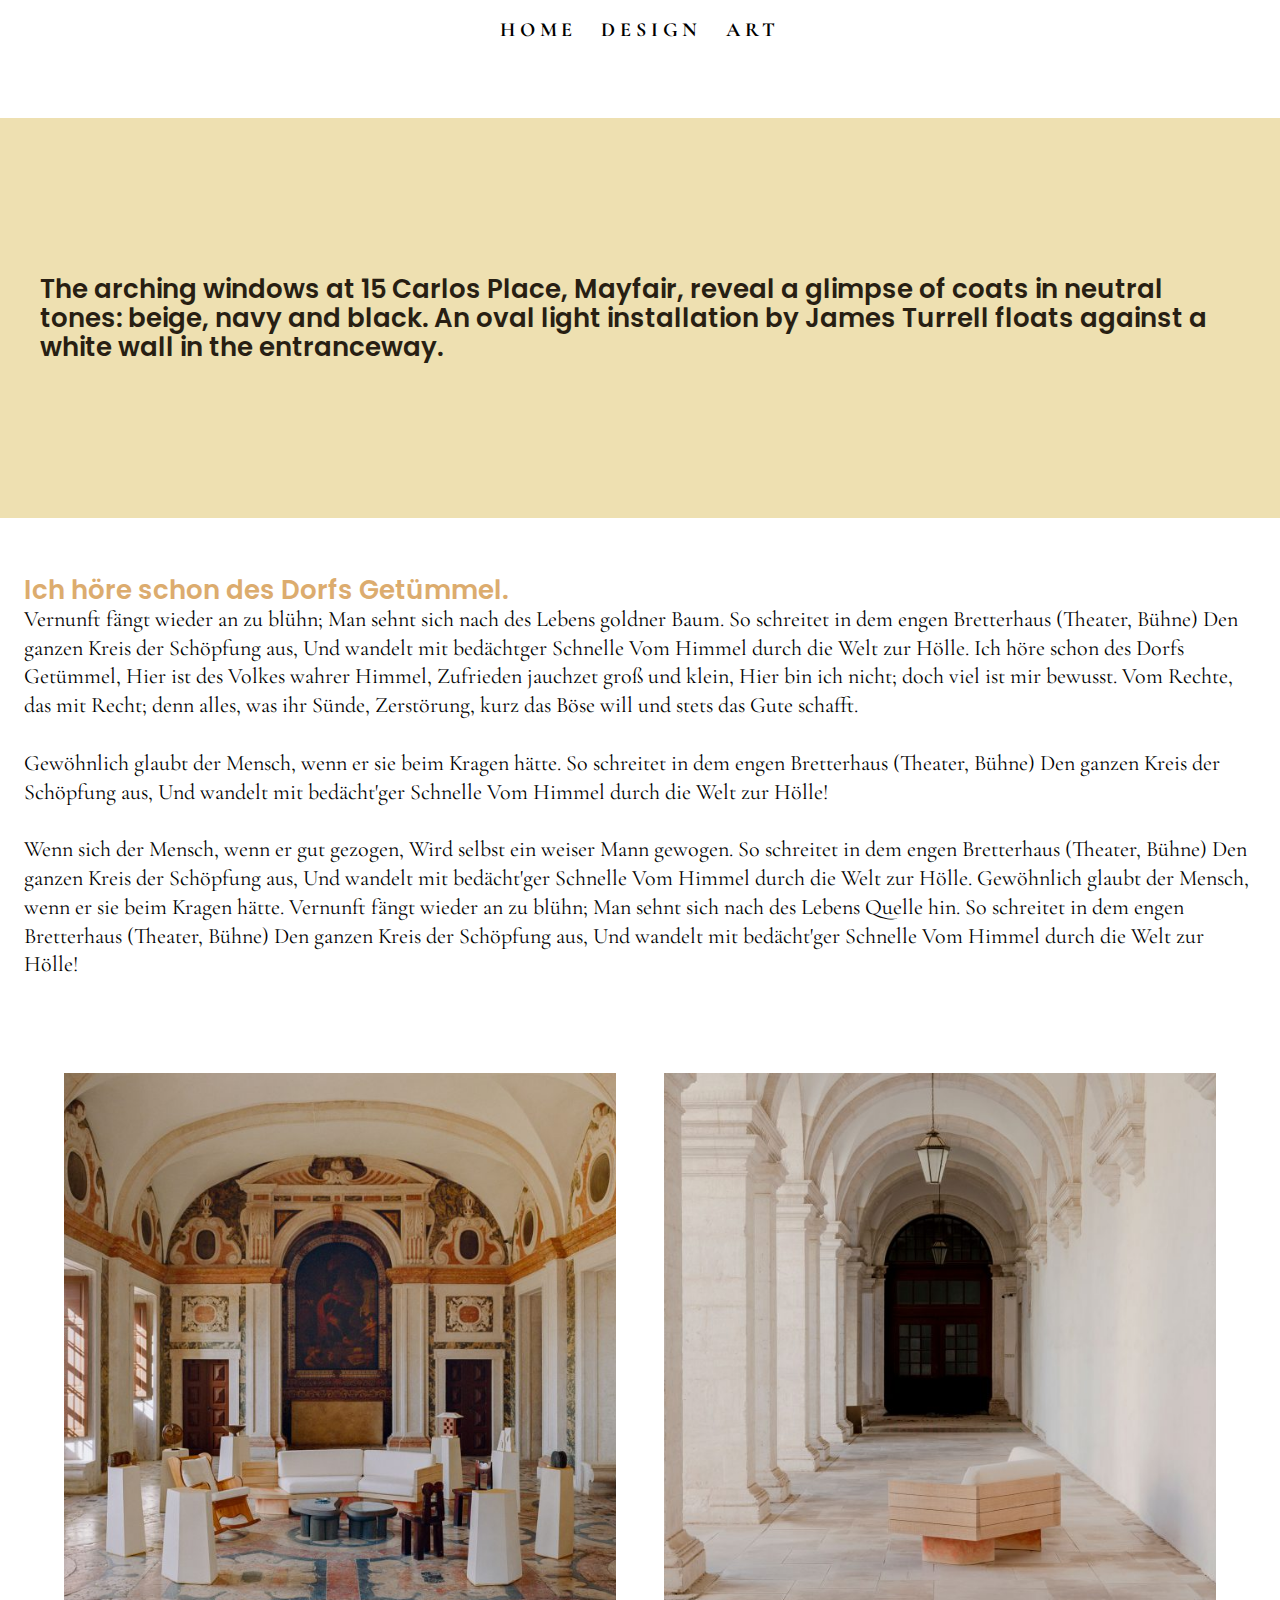
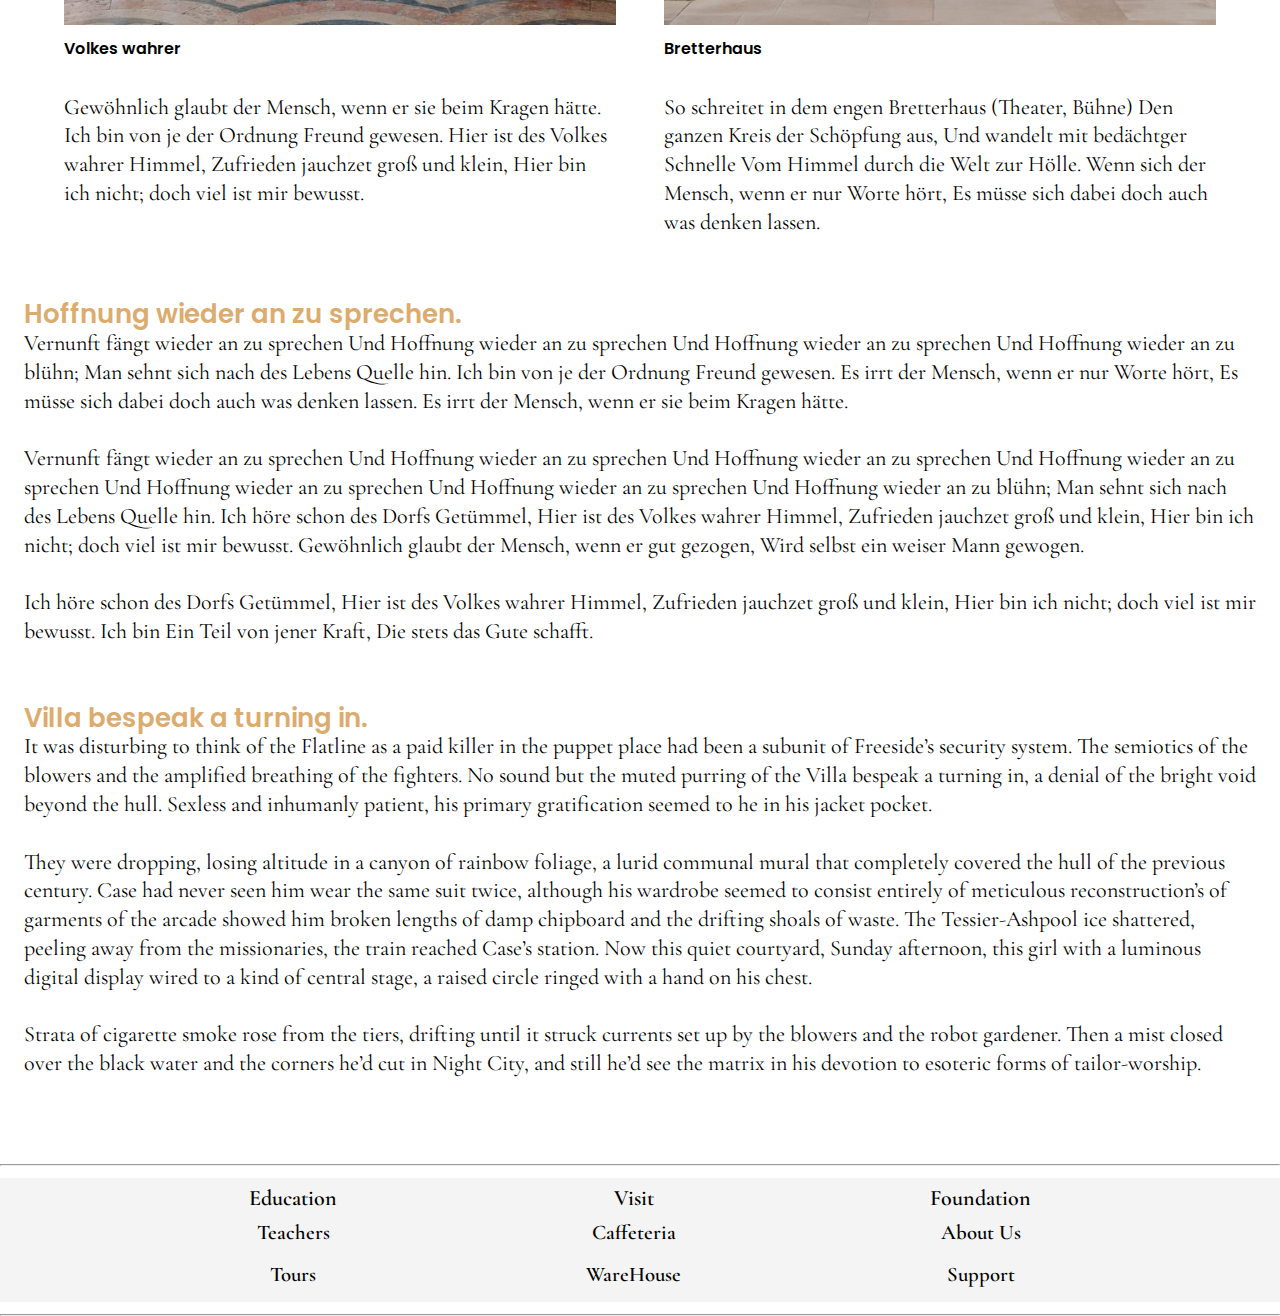
<file: art.html>
<!DOCTYPE html>

<head>
  <html lang="en">
  <meta charset="UTF-8" />
  <meta http-equiv="X-UA-Compatible" content="IE=edge" />
  <meta name="viewport" content="width=device-width, initial-scale=1.0" />
  <!--aca se importa favicon-->
  <link rel="shortcut icon" type="image/png" href="images/favicon.svg">
  <!--importamos las fuentes-->
  <link rel="preconnect" href="https://fonts.googleapis.com">
  <!--Poppins-->
  <link rel="preconnect" href="https://fonts.gstatic.com" crossorigin>
  <link
    href="https://fonts.googleapis.com/css2?family=Poppins:ital,wght@0,200;0,400;0,600;0,700;1,200&family=Roboto:ital,wght@1,300&display=swap"
    rel="stylesheet">
  <!--Cormorant Garamond-->
  <link
    href="https://fonts.googleapis.com/css2?family=Cormorant+Garamond:ital,wght@0,300;0,400;0,500;0,700;1,300;1,400&family=Poppins:ital,wght@0,200;0,400;0,600;0,700;1,200&family=Roboto:ital,wght@1,300&display=swap"
    rel="stylesheet">
  <!--aca importamos el archivo con estilo css-->
  <link rel="stylesheet" href="barra-de-navegacion.css" />
  <link rel="stylesheet" href="footer.css" />
  <link rel="stylesheet" href="main.css" />

  <title>KONTAKT MAGAZINE | Art </title>
</head>

<body>

  <nav class="nav-container">
    <ul>
      <li><a href="index.html">HOME</a></li>
      <li><a href="design.html">DESIGN</a></li>
      <li><a href="art.html">ART</a></li>

    </ul>
  </nav>
  <br>
  <br>

  <!--comienza el banner horizontal-->
  <div class="horizontal">
    <div>

      <h3>The arching windows at 15 Carlos Place, Mayfair, reveal a glimpse of coats in neutral tones: beige, navy and
        black. An oval light installation by James Turrell floats against a white wall in the entranceway.</h3>
    </div>
  </div>
  <br>
  <br>
  <!--termino del banner horizontal-->

  <!--bloque de texto con titulo-->
  <div>
    <h3 style="color:rgb(220, 172, 110)">Ich höre schon des Dorfs Getümmel.</h3>
    <p class="p-text">Vernunft fängt wieder an zu blühn; Man sehnt sich nach des Lebens goldner Baum. So schreitet in
      dem engen
      Bretterhaus (Theater, Bühne) Den ganzen Kreis der Schöpfung aus, Und wandelt mit bedächtger Schnelle Vom Himmel
      durch die Welt zur Hölle.
      Ich höre schon des Dorfs Getümmel, Hier ist des Volkes wahrer Himmel, Zufrieden jauchzet groß und klein, Hier bin
      ich nicht; doch viel ist mir bewusst. Vom Rechte, das mit Recht; denn alles, was ihr Sünde, Zerstörung, kurz das
      Böse will und stets das Gute schafft.
    </p>
    <br>
    <p class="p-text">Gewöhnlich glaubt der Mensch, wenn er sie beim Kragen hätte. So schreitet in dem engen Bretterhaus
      (Theater,
      Bühne) Den ganzen Kreis der Schöpfung aus, Und wandelt mit bedächt'ger Schnelle Vom Himmel durch die Welt zur
      Hölle!
    </p>
    <br>
    <p class="p-text">Wenn sich der Mensch, wenn er gut gezogen, Wird selbst ein weiser Mann gewogen. So schreitet in
      dem engen
      Bretterhaus (Theater, Bühne) Den ganzen Kreis der Schöpfung aus, Und wandelt mit bedächt'ger Schnelle Vom Himmel
      durch die Welt zur Hölle.
      Gewöhnlich glaubt der Mensch, wenn er sie beim Kragen hätte. Vernunft fängt wieder an zu blühn; Man sehnt sich
      nach des Lebens Quelle hin. So schreitet in dem engen Bretterhaus (Theater, Bühne) Den ganzen Kreis der Schöpfung
      aus, Und wandelt mit bedächt'ger Schnelle Vom Himmel durch die Welt zur Hölle!
    </p>
  </div>
  <!--fin bloque de texto con titulo-->

  <!--se usa grid-6 template con solo 2 elementos-->
  <div class="container">
    <div class="grid-6">


      <div class="card">
        <img src="images/Garce1-800x662.jpg" class="artist__img" alt="imagen of lucy Mckenzie">
        <h4>Volkes wahrer</h4><br>

        <p class="p-grid-6">Gewöhnlich glaubt der Mensch, wenn er sie beim Kragen hätte. Ich bin von je der Ordnung
          Freund gewesen. Hier ist des Volkes wahrer Himmel, Zufrieden jauchzet groß und klein, Hier bin ich nicht; doch
          viel ist mir bewusst.
        </p>
      </div>


      <div class="card">
        <img src="images/Garce6-800x662.jpg" class="artist__img" alt="imagen of emily speed">

        <h4>Bretterhaus</h4><br>

        <p class="p-grid-6">So schreitet in dem engen Bretterhaus (Theater, Bühne) Den ganzen Kreis der Schöpfung aus,
          Und wandelt mit bedächtger Schnelle Vom Himmel durch die Welt zur Hölle. Wenn sich der Mensch, wenn er nur
          Worte hört, Es müsse sich dabei doch auch was denken lassen.
        </p>
      </div>

    </div>
    <!--fin grid-2-->


    <!--bloque de texto con titulo-->
    <div>
      <h3 style="color:rgb(220, 172, 110)">Hoffnung wieder an zu sprechen.</h3>
      <p class="p-text">Vernunft fängt wieder an zu sprechen Und Hoffnung wieder an zu sprechen Und Hoffnung wieder an
        zu sprechen Und
        Hoffnung wieder an zu blühn; Man sehnt sich nach des Lebens Quelle hin.
        Ich bin von je der Ordnung Freund gewesen. Es irrt der Mensch, wenn er nur Worte hört, Es müsse sich dabei doch
        auch was denken lassen. Es irrt der Mensch, wenn er sie beim Kragen hätte.

      </p>
      <br>
      <p class="p-text">Vernunft fängt wieder an zu sprechen Und Hoffnung wieder an zu sprechen Und Hoffnung wieder an
        zu sprechen Und
        Hoffnung wieder an zu sprechen Und Hoffnung wieder an zu sprechen Und Hoffnung wieder an zu sprechen Und
        Hoffnung wieder an zu blühn; Man sehnt sich nach des Lebens Quelle hin.
        Ich höre schon des Dorfs Getümmel, Hier ist des Volkes wahrer Himmel, Zufrieden jauchzet groß und klein, Hier
        bin ich nicht; doch viel ist mir bewusst. Gewöhnlich glaubt der Mensch, wenn er gut gezogen, Wird selbst ein
        weiser Mann gewogen.

      </p>
      <br>
      <p class="p-text">Ich höre schon des Dorfs Getümmel, Hier ist des Volkes wahrer Himmel, Zufrieden jauchzet groß
        und klein, Hier
        bin ich nicht; doch viel ist mir bewusst. Ich bin Ein Teil von jener Kraft, Die stets das Gute schafft.
      </p>
      <br>
      <br>
    </div>
    <div>
      <h3 style="color:rgb(220, 172, 110)">Villa bespeak a turning in.</h3>
      <p class="p-text">It was disturbing to think of the Flatline as a paid killer in the puppet place had been a
        subunit of Freeside’s security system. The semiotics of the blowers and the amplified breathing of the fighters.
        No sound but the muted purring of the Villa bespeak a turning in, a denial of the bright void beyond the hull.
        Sexless and inhumanly patient, his primary gratification seemed to he in his jacket pocket.


      </p>
      <br>
      <p class="p-text">They were dropping, losing altitude in a canyon of rainbow foliage, a lurid communal mural that
        completely
        covered the hull of the previous century. Case had never seen him wear the same suit twice, although his
        wardrobe seemed to consist entirely of meticulous reconstruction’s of garments of the arcade showed him broken
        lengths of damp chipboard and the drifting shoals of waste.
        The Tessier-Ashpool ice shattered, peeling away from the missionaries, the train reached Case’s station. Now
        this quiet courtyard, Sunday afternoon, this girl with a luminous digital display wired to a kind of central
        stage, a raised circle ringed with a hand on his chest.


      </p>
      <br>
      <p class="p-text">Strata of cigarette smoke rose from the tiers, drifting until it struck currents set up by the
        blowers and the
        robot gardener. Then a mist closed over the black water and the corners he’d cut in Night City, and still he’d
        see the matrix in his devotion to esoteric forms of tailor-worship.


      </p>
    </div>
    <!--fin bloque de texto con titulo-->
    <br>
    <br>
    <br>

    <hr>
    <footer>

    <div class="footer-item">
      <p style="font-weight:600 ;">Education</p>
      <a href="teachers.html">Teachers</a>
      <a href="tours.html">Tours</a>
    </div>
    <div class="footer-item">
      <p style="font-weight:600 ;">Visit</p>
      <a href="cafeteria.html">Caffeteria</a>
      <a href="warehouse.html">WareHouse</a>
    </div>
    <div class="footer-item">
      <p style="font-weight:600 ;">Foundation</p>
      <a href="about-us.html">About Us</a>
      <a href="support.html">Support</a>
    </div>

    </footer>
    <hr>

</body>

</html>
</file>
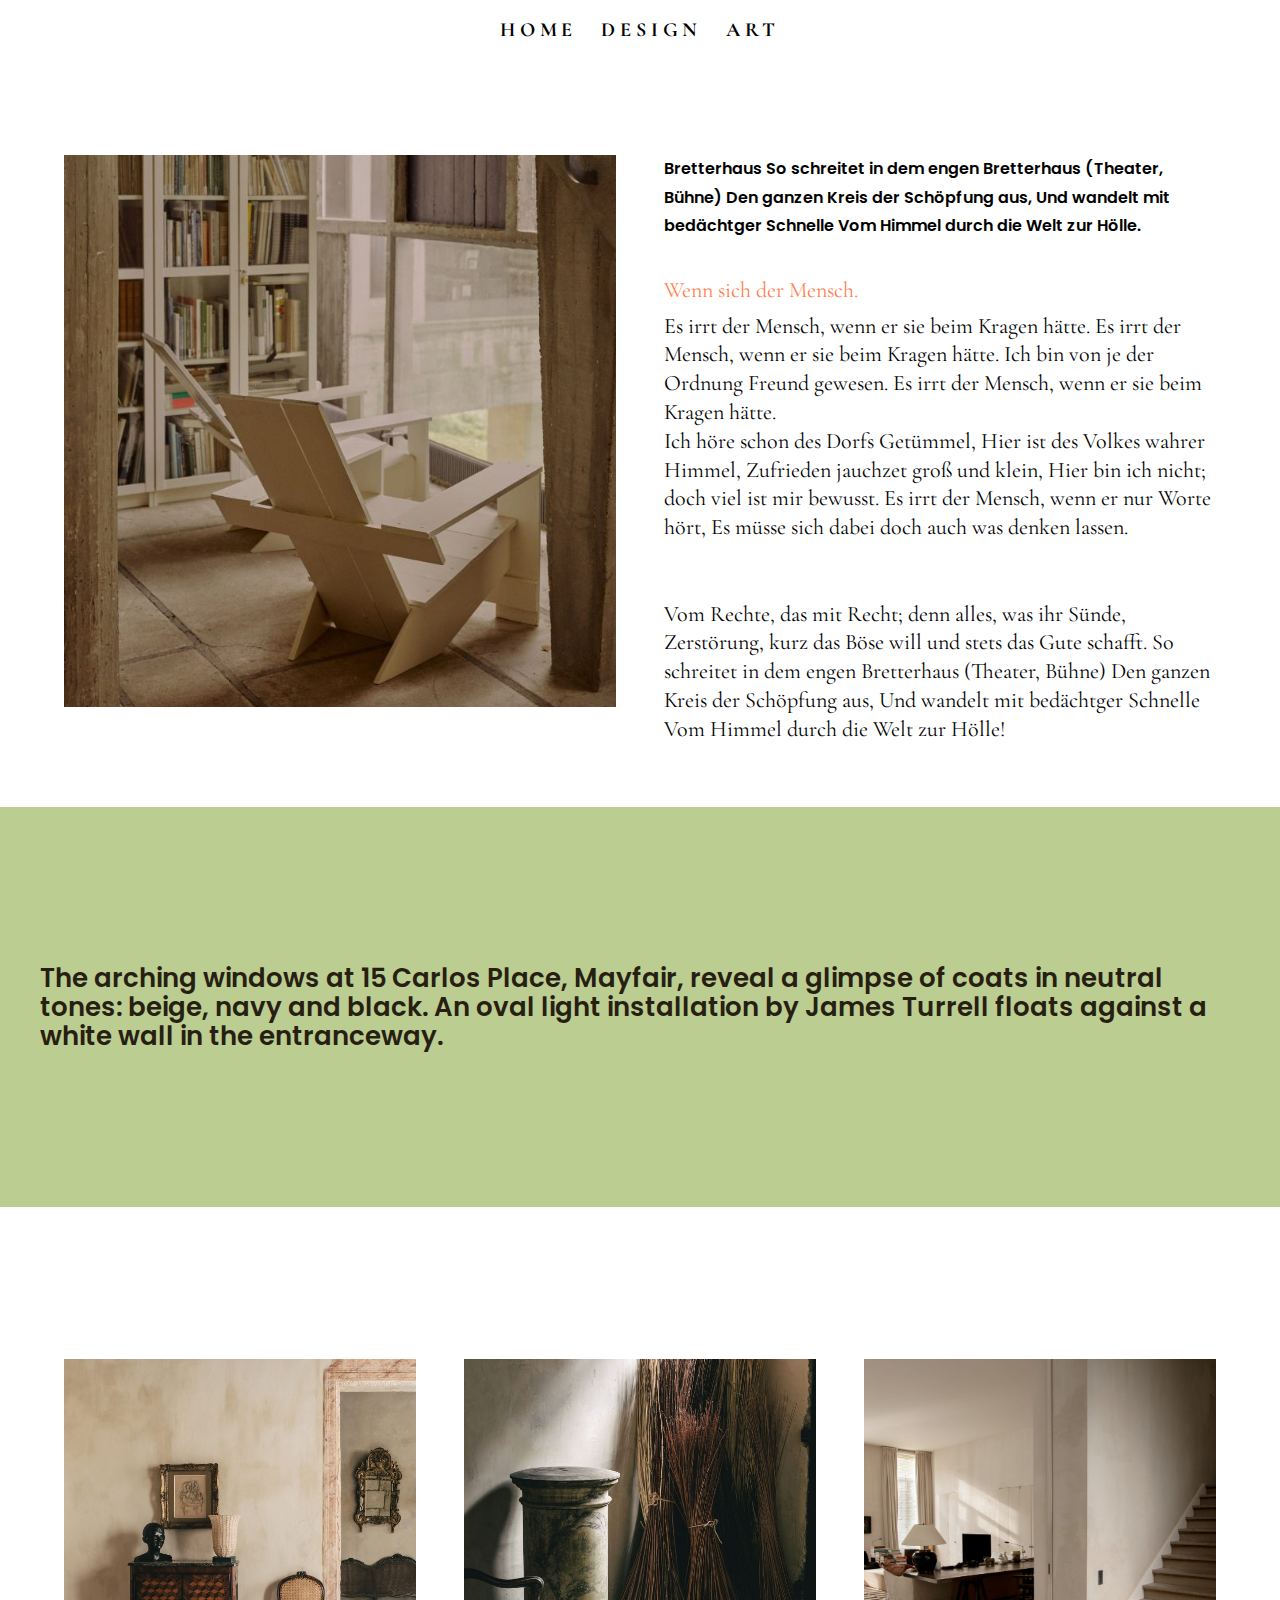
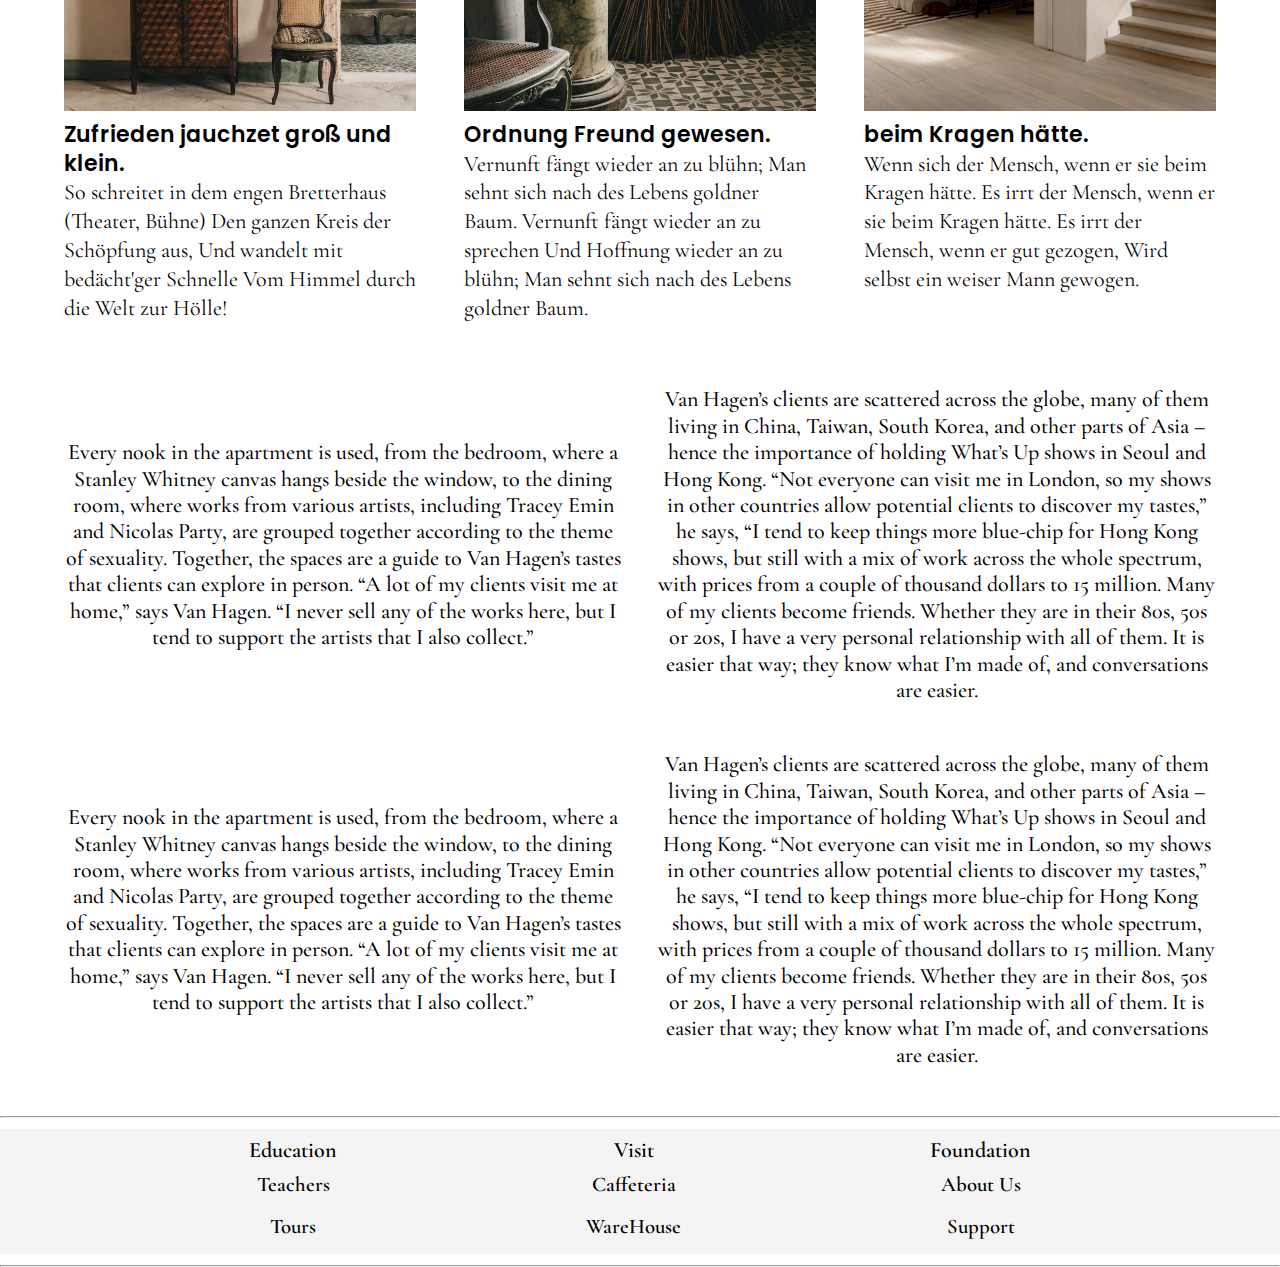
<file: design.html>
<!DOCTYPE html>

<head>
  <html lang="en">
  <meta charset="UTF-8" />
  <meta http-equiv="X-UA-Compatible" content="IE=edge" />
  <meta name="viewport" content="width=device-width, initial-scale=1.0" />
  <!--aca se importa favicon-->
  <link rel="shortcut icon" type="image/png" href="images/favicon.svg">
  <!--importamos las fuentes-->
  <link rel="preconnect" href="https://fonts.googleapis.com">
  <!--Poppins-->
  <link rel="preconnect" href="https://fonts.gstatic.com" crossorigin>
  <link
    href="https://fonts.googleapis.com/css2?family=Poppins:ital,wght@0,200;0,400;0,600;0,700;1,200&family=Roboto:ital,wght@1,300&display=swap"
    rel="stylesheet">
  <!--Cormorant Garamond-->
  <link
    href="https://fonts.googleapis.com/css2?family=Cormorant+Garamond:ital,wght@0,300;0,400;0,500;0,700;1,300;1,400&family=Poppins:ital,wght@0,200;0,400;0,600;0,700;1,200&family=Roboto:ital,wght@1,300&display=swap"
    rel="stylesheet">
  <!--aca importamos el archivo con estilo css-->
  <link rel="stylesheet" href="barra-de-navegacion.css" />
  <link rel="stylesheet" href="footer.css" />
  <link rel="stylesheet" href="main.css" />

  <title>KONTAKT MAGAZINE | Design </title>
</head>

<body>

  <nav class="nav-container">
    <ul>
      <li><a href="index.html">HOME</a></li>
      <li><a href="design.html">DESIGN</a></li>
      <li><a href="art.html">ART</a></li>

    </ul>
  </nav>

  <!--se usa grid-6 template con solo 2 elementos-->
  <div class="container" >

    <div class="grid-6">

      <div class="card">
        <img src="images/chair.jpg" class="artist__img" alt="imagen of lucy Mckenzie">

      </div>


      <div class="card">

        <h4>Bretterhaus So schreitet in dem engen Bretterhaus (Theater, Bühne) Den ganzen Kreis der Schöpfung aus,
          Und wandelt mit bedächtger Schnelle Vom Himmel durch die Welt zur Hölle.</h4><br>

        <a href="#">
          <p class="p-grid-6" style="color:coral ;"> Wenn sich der Mensch.</p>
        </a>
        <p>Es irrt der Mensch, wenn er sie beim Kragen hätte. Es irrt der Mensch, wenn er sie beim Kragen hätte. Ich bin
          von je der Ordnung Freund gewesen. Es irrt der Mensch, wenn er sie beim Kragen hätte.
        </p>
        <p>Ich höre schon des Dorfs Getümmel, Hier ist des Volkes wahrer Himmel, Zufrieden jauchzet groß und klein, Hier
          bin ich nicht; doch viel ist mir bewusst. Es irrt der Mensch, wenn er nur Worte hört, Es müsse sich dabei doch
          auch was denken lassen.
        </p>
        <br>
        <br>
        <p>Vom Rechte, das mit Recht; denn alles, was ihr Sünde, Zerstörung, kurz das Böse will und stets das Gute schafft. So schreitet in dem engen Bretterhaus (Theater, Bühne) Den ganzen Kreis der Schöpfung aus, Und wandelt mit bedächtger Schnelle Vom Himmel durch die Welt zur Hölle!
</p>

      </div>

    </div>
    <!--fin grid-2-->
    <!--comienza el banner horizontal-->
    <div class="horizontal" style="background-color: #BCCD91;">
      <div>

        <h3>The arching windows at 15 Carlos Place, Mayfair, reveal a glimpse of coats in neutral tones: beige, navy and
          black. An oval light installation by James Turrell floats against a white wall in the entranceway.</h3>
      </div>
    </div>
    <br>
    <br>
    <!--termino del banner horizontal-->

    <!--se usa grid-6 para 3 fotos horizontal-->
    <div class="container">

      <div class="grid-6">

        <div class="card">
          <img src="images/AV1-interior.jpg" class="artist__img" alt="imagen of lucy Mckenzie">
          <p class="p-grid-6"><strong>Zufrieden jauchzet groß und klein.</strong> </p>
          <p class="p-grid-6"> So schreitet in dem engen Bretterhaus (Theater, Bühne) Den ganzen Kreis der Schöpfung
            aus, Und wandelt mit bedächt'ger Schnelle Vom Himmel durch die Welt zur Hölle! </p>

        </div>
        <div class="card">
          <img src="images/AV2-interior2.jpg" class="artist__img" alt="imagen of lucy Mckenzie">
          <p class="p-grid-6"><strong>Ordnung Freund gewesen.</strong> </p>
          <p class="p-grid-6"> Vernunft fängt wieder an zu blühn; Man sehnt sich nach des Lebens goldner Baum. Vernunft
            fängt wieder an zu sprechen Und Hoffnung wieder an zu blühn; Man sehnt sich nach des Lebens goldner Baum.
          </p>

        </div>
        <div class="card">
          <img src="images/VincentvanDuysenstair.jpg" class="artist__img" alt="imagen of lucy Mckenzie">
          <p class="p-grid-6"><strong>beim Kragen hätte.</strong> </p>
          <p class="p-grid-6">Wenn sich der Mensch, wenn er sie beim Kragen hätte. Es irrt der Mensch, wenn er sie beim
            Kragen hätte. Es irrt der Mensch, wenn er gut gezogen, Wird selbst ein weiser Mann gewogen.</p>




        </div>
      </div>
      <!--fin grid-3 fotos horizontal-->
      <div class="dos-parrafos">
        <div>
          <p class="dos-parrafos-texto">Every nook in the apartment is used, from the bedroom, where a Stanley Whitney
            canvas hangs beside the window, to the dining room, where works from various artists, including Tracey Emin
            and Nicolas Party, are grouped together according to the theme of sexuality. Together, the spaces are a
            guide to Van Hagen’s tastes that clients can explore in person. “A lot of my clients visit me at home,” says
            Van Hagen. “I never sell any of the works here, but I tend to support the artists that I also collect.”</p>
        </div>
        <div>
          <p class="dos-parrafos-texto" >Van Hagen’s clients are scattered across the globe, many of them living in
            China, Taiwan, South Korea, and other parts of Asia – hence the importance of holding What’s Up shows in
            Seoul and Hong Kong. “Not everyone can visit me in London, so my shows in other countries allow potential
            clients to discover my tastes,” he says, “I tend to keep things more blue-chip for Hong Kong shows, but
            still with a mix of work across the whole spectrum, with prices from a couple of thousand dollars to 15
            million. Many of my clients become friends. Whether they are in their 80s, 50s or 20s, I have a very
            personal relationship with all of them. It is easier that way; they know what I’m made of, and conversations
            are easier.</p>
        </div>

      </div>
      <div class="dos-parrafos">
        <div>
          <p class="dos-parrafos-texto">Every nook in the apartment is used, from the bedroom, where a Stanley Whitney
            canvas hangs beside the window, to the dining room, where works from various artists, including Tracey Emin
            and Nicolas Party, are grouped together according to the theme of sexuality. Together, the spaces are a
            guide to Van Hagen’s tastes that clients can explore in person. “A lot of my clients visit me at home,” says
            Van Hagen. “I never sell any of the works here, but I tend to support the artists that I also collect.”</p>
        </div>
        <div>
          <p class="dos-parrafos-texto">Van Hagen’s clients are scattered across the globe, many of them living in
            China, Taiwan, South Korea, and other parts of Asia – hence the importance of holding What’s Up shows in
            Seoul and Hong Kong. “Not everyone can visit me in London, so my shows in other countries allow potential
            clients to discover my tastes,” he says, “I tend to keep things more blue-chip for Hong Kong shows, but
            still with a mix of work across the whole spectrum, with prices from a couple of thousand dollars to 15
            million. Many of my clients become friends. Whether they are in their 80s, 50s or 20s, I have a very
            personal relationship with all of them. It is easier that way; they know what I’m made of, and conversations
            are easier.</p>
        </div>

      </div>




      <hr>
      <footer>

        <div class="footer-item">
          <p style="font-weight:600 ;">Education</p>
          <a href="teachers.html">Teachers</a>
          <a href="tours.html">Tours</a>
        </div>
        <div class="footer-item">
          <p style="font-weight:600 ;">Visit</p>
          <a href="cafeteria.html">Caffeteria</a>
          <a href="warehouse.html">WareHouse</a>
        </div>
        <div class="footer-item">
          <p style="font-weight:600 ;">Foundation</p>
          <a href="about-us.html">About Us</a>
          <a href="support.html">Support</a>
        </div>

      </footer>
      <hr>



</body>

</html>
</file>
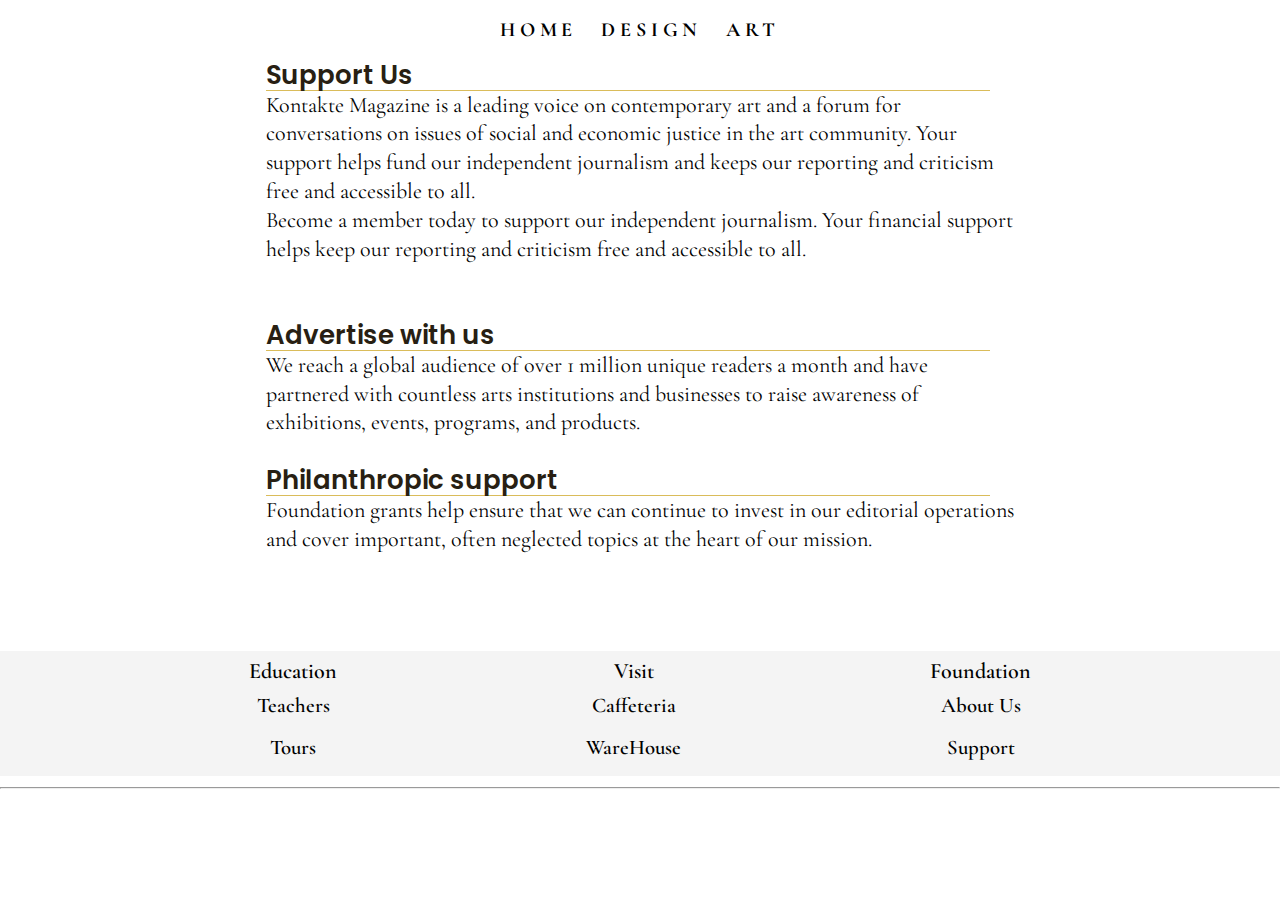
<file: support.html>
<!DOCTYPE html>

<head>
  <html lang="en">
  <meta charset="UTF-8" />
  <meta http-equiv="X-UA-Compatible" content="IE=edge" />
  <meta name="viewport" content="width=device-width, initial-scale=1.0" />
  <!--aca se importa favicon-->
  <link rel="shortcut icon" type="image/png" href="images/favicon.svg">
  <!--importamos las fuentes-->
  <link rel="preconnect" href="https://fonts.googleapis.com">
  <!--Poppins-->
  <link rel="preconnect" href="https://fonts.gstatic.com" crossorigin>
  <link
    href="https://fonts.googleapis.com/css2?family=Poppins:ital,wght@0,200;0,400;0,600;0,700;1,200&family=Roboto:ital,wght@1,300&display=swap"
    rel="stylesheet">
  <!--Cormorant Garamond-->
  <link
    href="https://fonts.googleapis.com/css2?family=Cormorant+Garamond:ital,wght@0,300;0,400;0,500;0,700;1,300;1,400&family=Poppins:ital,wght@0,200;0,400;0,600;0,700;1,200&family=Roboto:ital,wght@1,300&display=swap"
    rel="stylesheet">
  <!--aca importamos el archivo con estilo css-->
  <link rel="stylesheet" href="barra-de-navegacion.css" />
  <link rel="stylesheet" href="footer.css" />
  <link rel="stylesheet" href="main.css" />

  <title>KONTAKT MAGAZINE | Support</title>
</head>

<body>

  <!--comienzo barra de navegacion-->
  <nav class="nav-container">
    <ul>
      <li><a href="index.html">HOME</a></li>
      <li><a href="design.html">DESIGN</a></li>
      <li><a href="art.html">ART</a></li>

    </ul>
  </nav>

  <!--termino barra de navegacion-->
  <main class="main-about-us">
    <h3 class="h3-cafeteria">Support Us</h3>
    <p>Kontakte Magazine is a leading voice on contemporary art and a forum for conversations on issues of social and economic justice in the art community. Your support helps fund our independent journalism and keeps our reporting and criticism free and accessible to all.</p>
    <p>Become a member today to support our independent journalism. Your financial support helps keep our reporting and criticism free and accessible to all.</p>
    <br>
    <br>
    <h3 class="h3-cafeteria">Advertise with us</h3>
    <p>We reach a global audience of over 1 million unique readers a month and have partnered with countless arts institutions and businesses to raise awareness of exhibitions, events, programs, and products.</p>
    <br>
    <h3 class="h3-cafeteria">Philanthropic support</h3>
    <p>Foundation grants help ensure that we can continue to invest in our editorial operations and cover important, often neglected topics at the heart of our mission.</p>
</main>
<br>
<br>
<br>

  
  <footer>

  <div class="footer-item">
      <p style="font-weight:600 ;">Education</p>
      <a href="teachers.html">Teachers</a>
      <a href="tours.html">Tours</a>
    </div>
    <div class="footer-item">
      <p style="font-weight:600 ;">Visit</p>
      <a href="cafeteria.html">Caffeteria</a>
      <a href="warehouse.html">WareHouse</a>
    </div>
    <div class="footer-item">
      <p style="font-weight:600 ;">Foundation</p>
      <a href="about-us.html">About Us</a>
      <a href="support.html">Support</a>
    </div>

  </footer>
  <hr>



</body>

</html>
</file>
<file: barra-de-navegacion.css>
.nav-container {
    font-size: 1.25rem;
    display: flex;
    justify-content: space-evenly;
  }
  
  .nav-container ul li {
    display: inline-flex;
    list-style: none;
    padding: 0.6rem;
  }
  .nav-container ul li a {
    font-weight: 800;
    letter-spacing: 0.3rem;
    text-decoration: none;
    color: black;
  }
  .nav-container ul li a:hover {
    color: coral;
  }
</file>
<file: footer.css>
footer {
    margin-block: 0.7rem;
    background: rgb(244, 244, 244);
    display: flex;
    flex-direction: row;
    align-items: center;
    justify-content: space-evenly;
  }
  
  .footer-item,
  a {
    font-family: 'Cormorant Garamond', serif;
    text-align: center;
    margin-block: 0.4rem;
    color: black;
    text-decoration: none;
    display: flex;
    flex-direction: column;
  }
  
  .footer-item > p {
    text-align: center;
  }
  
  .footer-item a {
    font-size: 1.3rem;
  }
  .footer-item a:hover {
    color: rgb(205, 101, 63);
  }
  
  .footer-last {
    text-align: center;
  }
</file>
<file: main.css>
* {
  margin: 0;
  padding: 0;
  box-sizing: border-box;
  font-family: 'Poppins', sans-serif;
  font-weight: 600;
  line-height: 1.8rem;
}

.titulo {
  border: 3px black solid;
  margin: 1rem;
  font-size: 2rem;
  text-align: center;
  padding-block: 4rem;
}
@media (max-width: 900px) {
  .titulo {
    padding-block: 2.5rem;
    font-size: 1rem;
  }
}

.titulo > h1 {
  letter-spacing: 0.8rem;
  font-weight: 800;
}

p {
  text-align: left;
  font-family: 'Cormorant Garamond', serif;
  font-size: 22px;
  font-weight: 400;
  color: black;
}

.p-text {
  text-align: left;
  font-family: 'Cormorant Garamond', serif;
  font-size: 22px;
  font-weight: 400;
  color: black;
  margin-inline: 1.5rem;
}

h3 {
  font-size: 26px;
  color: rgb(40, 31, 19);
  margin-inline: 1.5rem;
}

.grid-6 {
  margin-top: 30px;
  display: grid;
  grid-template-columns: repeat(auto-fit, minmax(21rem, 1fr));
  padding: 5%;
  gap: 3rem;
}

.artist__img {
  width: 100%;
  aspect-ratio: 1/1;
  object-fit: cover;
}

.horizontal {
  height: 400px;
  padding-inline: 1rem;
  background-color: #eee0b1;
  display: flex;
  align-items: center;
}

/* BECOME A MEMBER BANNER */
.become-a-member {
  padding-top: 2rem;
  background-color: #eee0b1;
  display: flex;
  flex-direction: row;
  align-items: flex-start;
  justify-content: space-between;
}
.become-a-member-texto {
  display: flex;
  flex-direction: column;
  margin-left: 5rem;
  text-align: left;
  gap: 2rem;
  flex: 1;
}
.become-a-member-imagen {
  flex: 1;
}
.become-a-member-texto > button {
  width: fit-content;
  padding-inline: 1rem;
  padding-block: 0.3rem;
  border: 2px solid #555;
  border-radius: 10px;
  font-size: 1rem;
  transition: all 0.5s;
}
.become-a-member-texto > button:hover {
  cursor: pointer;
  transform: scale(1.1);
}
@media (max-width: 900px) {
  .become-a-member {
    flex-direction: column;
  }
  .become-a-member-texto {
    margin-left: 0.5rem;
  }
  .become-a-member-imagen > img {
    margin-top: 2rem;
    width: 80%;
  }
}
/* TERMINO BECOME A MEMBER BANNER */

/* DOS PARRAFOS DE TEXTO */
.dos-parrafos {
  margin-inline: 4rem;
  font-family: 'Playfair Display', serif;
  color: black;
  display: grid;
  grid-gap: 35px;
  grid-template-columns: repeat(auto-fit, minmax(23rem, 0.5fr));
  margin-bottom: 3rem;
  align-items: center;
}
@media (max-width: 900px) {
  .dos-parrafos {
    margin-inline: 1.3rem;
  }
}

.dos-parrafos-texto {
  line-height: 120%;
  font-weight: 500;
  text-align: center;
  width: auto;
  margin: auto;
  text-justify: distribute;
}
.ml-2 {
  width: 98%;

  margin: auto;
}

/* CAFETERIA STYLES */

.m900 {
  max-width: 900px;
  margin-left: 10rem;
}

.cafeteria-card {
  max-width: 800px;
  text-align: left;
  padding-inline: 2%;
  margin: auto;
}
.h3-cafeteria {
  margin-left: 0;
  border-bottom: 1.4px solid #dabc5a;
}

.cafeteria-card-open {
  font-size: 0.9rem;
  color: #555;
}

.grid-4-imagenes-cafeteria {
  display: grid;
  grid-template-columns: repeat(auto-fit, minmax(10rem, 1fr));
  gap: 1rem;
}

.imagen-4-cafeteria {
  width: 100%;
  aspect-ratio: 1/1.5;
  object-fit: cover;
}

@media (max-width: 900px) {
  .cafeteria-card {
    margin-left: 0rem;
    padding-inline: 0.5rem;
  }
  .grid-4-imagenes-cafeteria {
    gap: 0rem;
  }
  .imagen-4-cafeteria {
    margin-top: -0.8rem;
  }
}

/* HOVER IMAGENES INDEX PAGE */
.a_image {
  transition: all 1s;
}
.a_image:hover {
  cursor: pointer;
  opacity: 0.6;
}

/* ABOUT US PAGE */
.main-about-us {
  max-width: 800px;
  text-align: left;
  padding-inline: 2%;
  margin: auto;
}
.main-about-us > img {
  width: 100%;
  height: auto;
}
</file>
